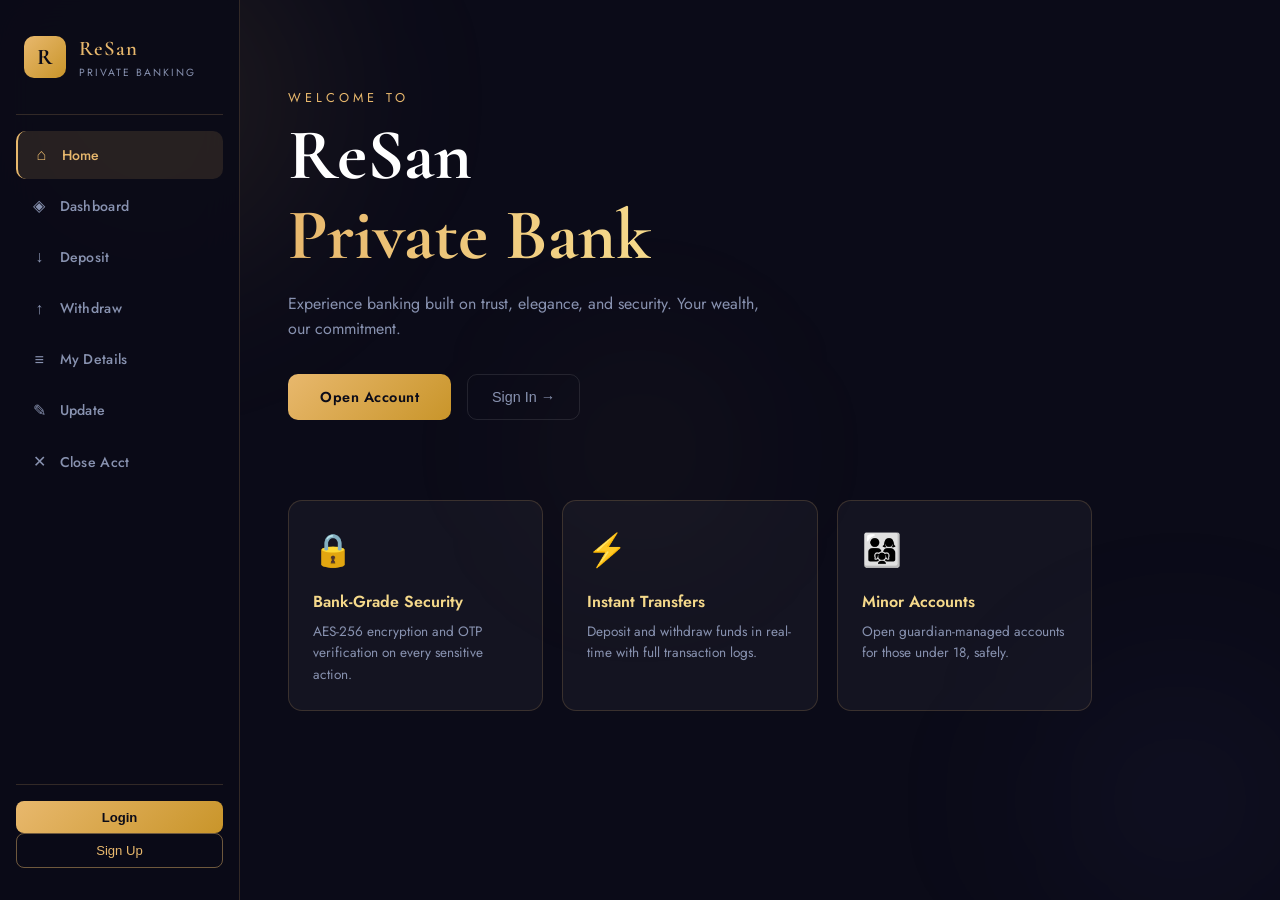
<file: pageoverview.html>
<!DOCTYPE html>
<!-- Root HTML document for ReSan Bank web application -->
<html lang="en">
<head>
  <!-- Character encoding for Unicode/emoji support -->
  <meta charset="UTF-8" />
  <!-- Makes the page responsive on mobile devices -->
  <meta name="viewport" content="width=device-width, initial-scale=1.0" />
  <!-- Tab title and browser tab icon text -->
  <title>ReSan Private Bank</title>
  <!-- Google Fonts: Cormorant Garamond for luxury headings, Jost for body text -->
  <link href="https://fonts.googleapis.com/css2?family=Cormorant+Garamond:wght@400;600;700&family=Jost:wght@300;400;500;600&display=swap" rel="stylesheet" />
  <!-- Link to external CSS stylesheet -->
  <link rel="stylesheet" href="style.css" />
</head>
<body>

  <!-- ═══════════════════════════════════════════════════════════
       BACKGROUND DECORATIVE ORBS (pure CSS animation, no JS)
  ═══════════════════════════════════════════════════════════ -->
  <div class="bg-orb orb1"></div> <!-- Top-left glowing orb -->
  <div class="bg-orb orb2"></div> <!-- Bottom-right glowing orb -->
  <div class="bg-orb orb3"></div> <!-- Center subtle orb -->

  <!-- ═══════════════════════════════════════════════════════════
       PAGE WRAPPER — contains everything visible on screen
  ═══════════════════════════════════════════════════════════ -->
  <div class="app-wrapper">

    <!-- ─── SIDEBAR NAVIGATION ─────────────────────────────── -->
    <aside class="sidebar" id="sidebar">

      <!-- Bank logo / brand area -->
      <div class="sidebar-brand">
        <div class="brand-icon">R</div> <!-- Circular logo with letter R -->
        <div>
          <div class="brand-name">ReSan</div>       <!-- Bank name -->
          <div class="brand-sub">Private Banking</div> <!-- Tagline -->
        </div>
      </div>

      <!-- Divider line below brand -->
      <div class="sidebar-divider"></div>

      <!-- Navigation menu items — each calls showPage() on click -->
      <nav class="sidebar-nav">
        <!-- data-page attribute tells JS which page to show -->
        <a class="nav-item active" data-page="home"        onclick="showPage('home')">        <span class="nav-icon">⌂</span> Home         </a>
        <a class="nav-item"        data-page="dashboard"   onclick="showPage('dashboard')">   <span class="nav-icon">◈</span> Dashboard    </a>
        <a class="nav-item"        data-page="deposit"     onclick="showPage('deposit')">     <span class="nav-icon">↓</span> Deposit      </a>
        <a class="nav-item"        data-page="withdraw"    onclick="showPage('withdraw')">    <span class="nav-icon">↑</span> Withdraw     </a>
        <a class="nav-item"        data-page="details"     onclick="showPage('details')">     <span class="nav-icon">≡</span> My Details   </a>
        <a class="nav-item"        data-page="update"      onclick="showPage('update')">      <span class="nav-icon">✎</span> Update       </a>
        <a class="nav-item"        data-page="close"       onclick="showPage('close')">       <span class="nav-icon">✕</span> Close Acct   </a>
      </nav>

      <!-- Bottom section: shows logged-in user info or login/signup buttons -->
      <div class="sidebar-footer">
        <!-- Shown when user is NOT logged in -->
        <div id="auth-buttons">
          <button class="btn-gold"    onclick="showModal('login')">Login</button>    <!-- Opens login modal -->
          <button class="btn-outline" onclick="showModal('signup')">Sign Up</button> <!-- Opens signup modal -->
        </div>
        <!-- Shown when user IS logged in (hidden by default) -->
        <div id="user-info" style="display:none;">
          <div class="user-avatar" id="user-avatar">?</div> <!-- First letter of user's name -->
          <div class="user-name"   id="user-name">Guest</div>   <!-- Full name display -->
          <button class="btn-outline" onclick="logout()">Logout</button> <!-- Logout button -->
        </div>
      </div>

    </aside>

    <!-- ─── MAIN CONTENT AREA ──────────────────────────────── -->
    <main class="main-content">

      <!-- Hamburger menu button (visible on mobile only) -->
      <button class="hamburger" onclick="toggleSidebar()">☰</button>

      <!-- ══════════════ PAGE: HOME ══════════════ -->
      <section class="page active" id="page-home">
        <!-- Animated welcome heading -->
        <div class="page-hero">
          <p class="hero-eyebrow">Welcome to</p>
          <h1 class="hero-title">ReSan<br><span>Private Bank</span></h1>
          <p class="hero-desc">Experience banking built on trust, elegance, and security. Your wealth, our commitment.</p>
          <!-- CTA buttons -->
          <div class="hero-actions">
            <button class="btn-gold-lg" onclick="showModal('signup')">Open Account</button>
            <button class="btn-ghost"   onclick="showModal('login')">Sign In →</button>
          </div>
        </div>

        <!-- Feature cards row -->
        <div class="feature-grid">
          <div class="feature-card">
            <div class="feature-icon">🔒</div>
            <h3>Bank-Grade Security</h3>
            <p>AES-256 encryption and OTP verification on every sensitive action.</p>
          </div>
          <div class="feature-card">
            <div class="feature-icon">⚡</div>
            <h3>Instant Transfers</h3>
            <p>Deposit and withdraw funds in real-time with full transaction logs.</p>
          </div>
          <div class="feature-card">
            <div class="feature-icon">👨‍👩‍👧</div>
            <h3>Minor Accounts</h3>
            <p>Open guardian-managed accounts for those under 18, safely.</p>
          </div>
        </div>
      </section>

      <!-- ══════════════ PAGE: DASHBOARD ══════════════ -->
      <section class="page" id="page-dashboard">
        <div class="page-header">
          <h2 class="page-title">Dashboard</h2>
          <p class="page-sub">Overview of your account</p>
        </div>

        <!-- Balance card — values filled by JS -->
        <div class="balance-hero">
          <div class="balance-label">Available Balance</div>
          <div class="balance-amount" id="dash-balance">₹0.00</div>
          <div class="account-chip"  id="dash-accno">—</div>
        </div>

        <!-- Stats row -->
        <div class="stats-row">
          <div class="stat-box"><div class="stat-val" id="dash-name">—</div><div class="stat-lbl">Account Holder</div></div>
          <div class="stat-box"><div class="stat-val" id="dash-age">—</div> <div class="stat-lbl">Age</div></div>
          <div class="stat-box"><div class="stat-val" id="dash-email">—</div><div class="stat-lbl">Email</div></div>
          <div class="stat-box"><div class="stat-val" id="dash-type">—</div> <div class="stat-lbl">Account Type</div></div>
        </div>

        <!-- Recent transactions list -->
        <div class="card mt">
          <h3 class="card-title">Recent Transactions</h3>
          <div id="txn-list"><p class="muted">No transactions yet.</p></div>
        </div>
      </section>

      <!-- ══════════════ PAGE: DEPOSIT ══════════════ -->
      <section class="page" id="page-deposit">
        <div class="page-header">
          <h2 class="page-title">Deposit Funds</h2>
          <p class="page-sub">Add money to your account</p>
        </div>
        <div class="card">
          <!-- Account number input -->
          <div class="field-group">
            <label>Account Number</label>
            <input type="text" id="dep-acc" placeholder="RS-XXXXXXX" oninput="formatAccNo(this)" />
            <span class="field-hint">Format: RS- followed by letters/numbers</span>
          </div>
          <!-- PIN input (masked) -->
          <div class="field-group">
            <label>4-Digit PIN</label>
            <input type="password" id="dep-pin" maxlength="4" placeholder="••••" oninput="validatePinInput(this)" />
          </div>
          <!-- Amount input — only positive integers allowed -->
          <div class="field-group">
            <label>Amount (₹)</label>
            <input type="number" id="dep-amount" placeholder="Enter amount" min="1" max="100000" step="1" oninput="validateAmount(this, 100000)" />
            <span class="field-hint">Minimum ₹1 · Maximum ₹1,00,000 per transaction</span>
          </div>
          <button class="btn-gold-lg full" onclick="handleDeposit()">Deposit Now</button>
        </div>
      </section>

      <!-- ══════════════ PAGE: WITHDRAW ══════════════ -->
      <section class="page" id="page-withdraw">
        <div class="page-header">
          <h2 class="page-title">Withdraw Funds</h2>
          <p class="page-sub">Transfer money out of your account</p>
        </div>
        <div class="card">
          <div class="field-group">
            <label>Account Number</label>
            <input type="text" id="with-acc" placeholder="RS-XXXXXXX" oninput="formatAccNo(this)" />
          </div>
          <div class="field-group">
            <label>4-Digit PIN</label>
            <input type="password" id="with-pin" maxlength="4" placeholder="••••" oninput="validatePinInput(this)" />
          </div>
          <div class="field-group">
            <label>Amount (₹)</label>
            <input type="number" id="with-amount" placeholder="Enter amount" min="1" step="1" oninput="validateAmount(this, Infinity)" />
            <span class="field-hint">Cannot exceed your current balance</span>
          </div>
          <button class="btn-gold-lg full" onclick="handleWithdraw()">Withdraw</button>
        </div>
      </section>

      <!-- ══════════════ PAGE: MY DETAILS ══════════════ -->
      <section class="page" id="page-details">
        <div class="page-header">
          <h2 class="page-title">My Details</h2>
          <p class="page-sub">View your account information</p>
        </div>
        <div class="card">
          <div class="field-group">
            <label>Account Number</label>
            <input type="text" id="det-acc" placeholder="RS-XXXXXXX" />
          </div>
          <div class="field-group">
            <label>4-Digit PIN</label>
            <input type="password" id="det-pin" maxlength="4" placeholder="••••" />
          </div>
          <button class="btn-gold-lg full" onclick="handleDetails()">View Details</button>
        </div>

        <!-- Details result card — hidden until data is fetched -->
        <div class="card mt" id="details-result" style="display:none;">
          <div class="balance-hero small">
            <div class="balance-label">Balance</div>
            <div class="balance-amount" id="det-balance">₹0</div>
            <div class="account-chip"   id="det-accno-chip">—</div>
          </div>
          <!-- Individual info rows filled by JS -->
          <div class="info-table" id="details-table"></div>
        </div>
      </section>

      <!-- ══════════════ PAGE: UPDATE ══════════════ -->
      <section class="page" id="page-update">
        <div class="page-header">
          <h2 class="page-title">Update Details</h2>
          <p class="page-sub">Leave blank to keep existing value</p>
        </div>
        <div class="card">
          <div class="field-group">
            <label>Account Number</label>
            <input type="text" id="upd-acc" placeholder="RS-XXXXXXX" />
          </div>
          <div class="field-group">
            <label>Current PIN</label>
            <input type="password" id="upd-pin" maxlength="4" placeholder="••••" />
          </div>
          <div class="field-divider">Fields to Update</div>
          <div class="field-group">
            <label>New Name (optional)</label>
            <input type="text" id="upd-name" placeholder="Leave blank to keep current" />
          </div>
          <div class="field-group">
            <label>New Email (optional)</label>
            <!-- Email format validated in JS -->
            <input type="email" id="upd-email" placeholder="Leave blank to keep current" oninput="validateEmailInput(this)" />
          </div>
          <div class="field-group">
            <label>New PIN (optional)</label>
            <input type="password" id="upd-newpin" maxlength="4" placeholder="Leave blank to keep current" oninput="validatePinInput(this)" />
          </div>
          <button class="btn-gold-lg full" onclick="handleUpdate()">Save Changes</button>
        </div>
      </section>

      <!-- ══════════════ PAGE: CLOSE ACCOUNT ══════════════ -->
      <section class="page" id="page-close">
        <div class="page-header">
          <h2 class="page-title">Close Account</h2>
          <p class="page-sub" style="color:#ff6b6b;">⚠ This action is permanent and cannot be undone</p>
        </div>
        <div class="card danger-card">
          <div class="field-group">
            <label>Account Number</label>
            <input type="text" id="cls-acc" placeholder="RS-XXXXXXX" />
          </div>
          <div class="field-group">
            <label>4-Digit PIN</label>
            <input type="password" id="cls-pin" maxlength="4" placeholder="••••" />
          </div>
          <!-- Confirmation checkbox — must be ticked before deletion -->
          <label class="checkbox-label">
            <input type="checkbox" id="cls-confirm" />
            I understand this will permanently delete my account and all data
          </label>
          <button class="btn-danger full" onclick="handleClose()">Close My Account</button>
        </div>
      </section>

    </main>
  </div>

  <!-- ═══════════════════════════════════════════════════════════
       MODAL OVERLAY — darkens background when a modal is open
  ═══════════════════════════════════════════════════════════ -->
  <div class="modal-overlay" id="modal-overlay" onclick="closeModal()"></div>

  <!-- ─── MODAL: LOGIN ──────────────────────────────────────── -->
  <div class="modal" id="modal-login">
    <div class="modal-header">
      <h2>Welcome Back</h2>
      <button class="modal-close" onclick="closeModal()">✕</button>
    </div>
    <div class="field-group">
      <label>Account Number</label>
      <input type="text" id="login-acc" placeholder="RS-XXXXXXX" />
    </div>
    <div class="field-group">
      <label>4-Digit PIN</label>
      <input type="password" id="login-pin" maxlength="4" placeholder="••••" oninput="validatePinInput(this)" />
    </div>
    <!-- Login triggers OTP send before actual login -->
    <button class="btn-gold-lg full" onclick="initiateLogin()">Send OTP & Login</button>
    <p class="modal-switch">Don't have an account? <a onclick="showModal('signup')">Sign Up</a></p>
  </div>

  <!-- ─── MODAL: SIGNUP ─────────────────────────────────────── -->
  <div class="modal" id="modal-signup">
    <div class="modal-header">
      <h2>Open Account</h2>
      <button class="modal-close" onclick="closeModal()">✕</button>
    </div>

    <!-- Step indicator: Step 1 of 3, Step 2, Step 3 -->
    <div class="steps-bar">
      <div class="step active" id="step1-dot">1</div>
      <div class="step-line"></div>
      <div class="step" id="step2-dot">2</div>
      <div class="step-line"></div>
      <div class="step" id="step3-dot">3</div>
    </div>

    <!-- ── STEP 1: Personal Information ── -->
    <div id="signup-step1">
      <p class="step-label">Step 1 · Personal Information</p>

      <div class="field-group">
        <label>Full Name *</label>
        <!-- Only letters and spaces allowed — validated in JS -->
        <input type="text" id="su-name" placeholder="Your legal full name" oninput="validateNameInput(this)" />
        <span class="field-hint">Letters only, no numbers or symbols</span>
      </div>

      <div class="field-group">
        <label>Age *</label>
        <!-- Integer only; triggers minor flow if < 18 -->
        <input type="number" id="su-age" placeholder="Your age" min="1" max="120" step="1" oninput="validateAgeInput(this)" />
        <span class="field-hint">Must be a whole number between 1–120</span>
      </div>

      <!-- Minor guardian section — shown only when age < 18 -->
      <div id="minor-section" style="display:none;">
        <div class="minor-banner">
          👨‍👩‍👧 Minor Account — Guardian Details Required
        </div>
        <div class="field-group">
          <label>Guardian Full Name *</label>
          <input type="text" id="su-gname" placeholder="Guardian's legal name" oninput="validateNameInput(this)" />
        </div>
        <div class="field-group">
          <label>Guardian Age *</label>
          <input type="number" id="su-gage" placeholder="Guardian's age" min="18" max="120" step="1" />
          <span class="field-hint">Guardian must be 18 or above</span>
        </div>
        <div class="field-group">
          <label>Relationship to Minor *</label>
          <!-- Dropdown for relationship type -->
          <select id="su-relation">
            <option value="">Select relationship</option>
            <option value="Father">Father</option>
            <option value="Mother">Mother</option>
            <option value="Legal Guardian">Legal Guardian</option>
            <option value="Grandparent">Grandparent</option>
            <option value="Sibling (18+)">Sibling (18+)</option>
          </select>
        </div>
        <div class="field-group">
          <label>Guardian Phone *</label>
          <!-- 10-digit Indian phone number -->
          <input type="tel" id="su-gphone" placeholder="10-digit mobile number" maxlength="10" oninput="validatePhoneInput(this)" />
        </div>
        <div class="field-group">
          <label>Guardian Email *</label>
          <input type="email" id="su-gemail" placeholder="guardian@email.com" oninput="validateEmailInput(this)" />
        </div>
        <div class="field-group">
          <label>Guardian ID Proof (PDF, max 2MB) *</label>
          <!-- Accepts only PDF files; size validated in JS -->
          <div class="file-upload-box" onclick="triggerFile('guardian-doc')">
            <div class="file-icon">📄</div>
            <div id="guardian-doc-label">Click to upload Guardian ID PDF</div>
            <input type="file" id="guardian-doc" accept=".pdf" style="display:none;" onchange="handleFile(this,'guardian-doc-label')" />
          </div>
        </div>
      </div>

      <div class="field-group">
        <label>Email Address *</label>
        <!-- Validates email format with regex in JS -->
        <input type="email" id="su-email" placeholder="you@example.com" oninput="validateEmailInput(this)" />
        <span class="field-hint">Must be a valid email (e.g. name@domain.com)</span>
      </div>

      <div class="field-group">
        <label>Phone Number *</label>
        <!-- Must be 10 digits, Indian format -->
        <input type="tel" id="su-phone" placeholder="10-digit mobile number" maxlength="10" oninput="validatePhoneInput(this)" />
        <span class="field-hint">OTP will be sent to this number</span>
      </div>

      <div class="field-group">
        <label>4-Digit PIN *</label>
        <input type="password" id="su-pin" maxlength="4" placeholder="Choose a 4-digit PIN" oninput="validatePinInput(this)" />
        <span class="field-hint">Exactly 4 digits (e.g. 4821)</span>
      </div>

      <button class="btn-gold-lg full" onclick="goStep2()">Continue →</button>
    </div>

    <!-- ── STEP 2: Documents ── -->
    <div id="signup-step2" style="display:none;">
      <p class="step-label">Step 2 · Upload Documents</p>

      <!-- Aadhaar Card PDF upload -->
      <div class="field-group">
        <label>Aadhaar Card (PDF, max 2MB) *</label>
        <div class="file-upload-box" onclick="triggerFile('aadhaar-doc')">
          <div class="file-icon">🪪</div>
          <div id="aadhaar-doc-label">Click to upload Aadhaar PDF</div>
          <input type="file" id="aadhaar-doc" accept=".pdf" style="display:none;" onchange="handleFile(this,'aadhaar-doc-label')" />
        </div>
      </div>

      <!-- PAN Card PDF upload -->
      <div class="field-group">
        <label>PAN Card (PDF, max 2MB) *</label>
        <div class="file-upload-box" onclick="triggerFile('pan-doc')">
          <div class="file-icon">🗂</div>
          <div id="pan-doc-label">Click to upload PAN Card PDF</div>
          <input type="file" id="pan-doc" accept=".pdf" style="display:none;" onchange="handleFile(this,'pan-doc-label')" />
        </div>
      </div>

      <!-- Address Proof PDF upload -->
      <div class="field-group">
        <label>Address Proof (PDF, max 2MB) *</label>
        <div class="file-upload-box" onclick="triggerFile('address-doc')">
          <div class="file-icon">🏠</div>
          <div id="address-doc-label">Click to upload Address Proof PDF</div>
          <input type="file" id="address-doc" accept=".pdf" style="display:none;" onchange="handleFile(this,'address-doc-label')" />
        </div>
      </div>

      <div class="btn-row">
        <button class="btn-outline" onclick="goStep1()">← Back</button>
        <button class="btn-gold-lg" onclick="goStep3()">Continue →</button>
      </div>
    </div>

    <!-- ── STEP 3: OTP Verification ── -->
    <div id="signup-step3" style="display:none;">
      <p class="step-label">Step 3 · OTP Verification</p>

      <!-- Displays phone number OTP was sent to -->
      <div class="otp-info">
        OTP sent to <strong id="otp-phone-display"></strong>
        <br><small>Check your messages (demo OTP shown in console)</small>
      </div>

      <!-- 6-digit OTP input boxes — one digit per box -->
      <div class="otp-boxes">
        <!-- Each box: maxlength=1, auto-advances to next on input -->
        <input class="otp-box" type="text" maxlength="1" oninput="otpAdvance(this,0)" id="otp0" />
        <input class="otp-box" type="text" maxlength="1" oninput="otpAdvance(this,1)" id="otp1" />
        <input class="otp-box" type="text" maxlength="1" oninput="otpAdvance(this,2)" id="otp2" />
        <input class="otp-box" type="text" maxlength="1" oninput="otpAdvance(this,3)" id="otp3" />
        <input class="otp-box" type="text" maxlength="1" oninput="otpAdvance(this,4)" id="otp4" />
        <input class="otp-box" type="text" maxlength="1" oninput="otpAdvance(this,5)" id="otp5" />
      </div>

      <!-- Countdown timer and resend button -->
      <div class="otp-timer">
        Resend OTP in <span id="otp-countdown">30</span>s
        <button class="btn-text" id="resend-btn" style="display:none;" onclick="resendOTP()">Resend</button>
      </div>

      <div class="btn-row">
        <button class="btn-outline" onclick="goStep2()">← Back</button>
        <button class="btn-gold-lg" onclick="verifyAndCreate()">Verify & Create Account</button>
      </div>
    </div>
  </div>

  <!-- ─── MODAL: OTP FOR LOGIN ──────────────────────────────── -->
  <div class="modal" id="modal-otp-login">
    <div class="modal-header">
      <h2>Verify Identity</h2>
      <button class="modal-close" onclick="closeModal()">✕</button>
    </div>
    <div class="otp-info">
      OTP sent to your registered number
      <br><small>Demo OTP shown in browser console (F12)</small>
    </div>
    <div class="otp-boxes">
      <input class="otp-box" type="text" maxlength="1" oninput="otpAdvance(this,0,'login')" id="lotp0" />
      <input class="otp-box" type="text" maxlength="1" oninput="otpAdvance(this,1,'login')" id="lotp1" />
      <input class="otp-box" type="text" maxlength="1" oninput="otpAdvance(this,2,'login')" id="lotp2" />
      <input class="otp-box" type="text" maxlength="1" oninput="otpAdvance(this,3,'login')" id="lotp3" />
      <input class="otp-box" type="text" maxlength="1" oninput="otpAdvance(this,4,'login')" id="lotp4" />
      <input class="otp-box" type="text" maxlength="1" oninput="otpAdvance(this,5,'login')" id="lotp5" />
    </div>
    <button class="btn-gold-lg full" onclick="verifyLoginOTP()">Verify & Login</button>
  </div>

  <!-- ─── TOAST NOTIFICATION ────────────────────────────────── -->
  <!-- Small popup at bottom-right for success/error messages -->
  <div class="toast" id="toast">
    <span id="toast-msg"></span>
  </div>

  <!-- Link to external JS file — loaded last so DOM is ready -->
  <script src="app.js"></script>
</body>
</html>
</file>
<file: style.css>
/* ═══════════════════════════════════════════════════════════════
   style.css — ReSan Private Bank
   Luxury dark-gold aesthetic with glassmorphism cards
═══════════════════════════════════════════════════════════════ */

/* ─── CSS CUSTOM PROPERTIES (Design Tokens) ─────────────────── */
:root {
  --gold:        #e8b86d;   /* Primary gold accent */
  --gold-deep:   #c9952a;   /* Darker gold for gradients */
  --gold-light:  #f5d98b;   /* Lighter gold for highlights */
  --bg:          #0b0b18;   /* Page background — deep navy-black */
  --bg2:         #111127;   /* Slightly lighter bg for cards */
  --surface:     rgba(255,255,255,0.04); /* Glassmorphism card surface */
  --border:      rgba(232,184,109,0.18); /* Gold-tinted border */
  --border-hover:rgba(232,184,109,0.45); /* Border on hover */
  --text:        #ccd6f6;   /* Primary text — soft blue-white */
  --muted:       #8892b0;   /* Secondary/muted text */
  --danger:      #ff6b6b;   /* Red for errors and danger actions */
  --success:     #64ddaa;   /* Green for success states */
  --radius:      14px;      /* Standard border radius */
  --shadow:      0 8px 40px rgba(0,0,0,0.5); /* Card shadow */
  --font-display:'Cormorant Garamond', serif; /* Heading font */
  --font-body:   'Jost', sans-serif;          /* Body font */
  --sidebar-w:   240px;     /* Sidebar fixed width */
  --transition:  0.25s ease; /* Default animation duration */
}

/* ─── RESET & BASE ───────────────────────────────────────────── */
*, *::before, *::after {
  box-sizing: border-box; /* Include padding/border in width calculations */
  margin: 0;              /* Remove default margins */
  padding: 0;             /* Remove default padding */
}

html {
  scroll-behavior: smooth; /* Smooth scrolling for anchor links */
}

body {
  background: var(--bg);        /* Dark background */
  color: var(--text);           /* Default text color */
  font-family: var(--font-body);/* Body font */
  font-size: 15px;              /* Base font size */
  line-height: 1.6;             /* Comfortable line height */
  overflow-x: hidden;           /* Prevent horizontal scroll */
  min-height: 100vh;            /* Full viewport height */
}

/* ─── BACKGROUND DECORATIVE ORBS ─────────────────────────────── */
/* Soft glowing blobs behind content for depth */
.bg-orb {
  position: fixed;      /* Stay fixed regardless of scroll */
  border-radius: 50%;   /* Perfect circles */
  filter: blur(80px);   /* Heavy blur for soft glow */
  pointer-events: none; /* Don't block clicks */
  z-index: 0;           /* Behind everything */
  animation: orb-float 8s ease-in-out infinite; /* Gentle float animation */
}
.orb1 {
  width: 500px; height: 500px;                   /* Large orb */
  background: radial-gradient(circle, rgba(232,184,109,0.12), transparent 70%); /* Gold glow */
  top: -150px; left: -100px;                     /* Top-left position */
}
.orb2 {
  width: 400px; height: 400px;
  background: radial-gradient(circle, rgba(100,100,200,0.08), transparent 70%); /* Blue-ish glow */
  bottom: -100px; right: -100px;
}
.orb3 {
  width: 300px; height: 300px;
  background: radial-gradient(circle, rgba(232,184,109,0.06), transparent 70%);
  top: 50%; left: 50%; transform: translate(-50%,-50%); /* Centered */
}

/* Float animation keyframes — moves orb up and down slightly */
@keyframes orb-float {
  0%,100% { transform: translateY(0); }
  50%      { transform: translateY(-20px); }
}

/* ─── LAYOUT: APP WRAPPER ────────────────────────────────────── */
/* Two-column layout: sidebar + main content */
.app-wrapper {
  display: flex;       /* Flexbox side-by-side layout */
  min-height: 100vh;   /* Full viewport height */
  position: relative;  /* Stacking context */
  z-index: 1;          /* Above background orbs */
}

/* ─── SIDEBAR ─────────────────────────────────────────────────── */
.sidebar {
  width: var(--sidebar-w);             /* Fixed width */
  background: rgba(11,11,24,0.95);     /* Semi-transparent dark bg */
  border-right: 1px solid var(--border); /* Gold right border */
  display: flex;
  flex-direction: column;              /* Stack items vertically */
  padding: 2rem 1rem;                  /* Internal spacing */
  position: fixed;                     /* Stays fixed on scroll */
  top: 0; left: 0; bottom: 0;         /* Full height */
  z-index: 100;                        /* Above main content */
  backdrop-filter: blur(20px);         /* Frosted glass effect */
  transition: transform var(--transition); /* Slide animation for mobile */
}

/* Brand/Logo area at top of sidebar */
.sidebar-brand {
  display: flex;
  align-items: center;
  gap: 0.8rem;
  margin-bottom: 1.5rem;
  padding: 0 0.5rem;
}

/* Circular gold icon with letter R */
.brand-icon {
  width: 42px; height: 42px;
  background: linear-gradient(135deg, var(--gold), var(--gold-deep)); /* Gold gradient */
  border-radius: 10px;   /* Slightly rounded square */
  display: flex; align-items: center; justify-content: center;
  font-family: var(--font-display); /* Serif font for R */
  font-size: 1.4rem;
  color: #0b0b18;        /* Dark text on gold */
  font-weight: 700;
  flex-shrink: 0;        /* Don't shrink when sidebar is narrow */
}
.brand-name {
  font-family: var(--font-display);
  font-size: 1.3rem;
  color: var(--gold);
  font-weight: 600;
  letter-spacing: 1px;
}
.brand-sub {
  font-size: 0.65rem;
  color: var(--muted);
  letter-spacing: 2px;
  text-transform: uppercase;
}

/* Horizontal divider line */
.sidebar-divider {
  height: 1px;
  background: var(--border);
  margin: 0.5rem 0 1rem 0;
}

/* Navigation link container */
.sidebar-nav {
  flex: 1;             /* Take remaining vertical space */
  display: flex;
  flex-direction: column;
  gap: 0.2rem;         /* Small gap between nav items */
}

/* Individual navigation link */
.nav-item {
  display: flex;
  align-items: center;
  gap: 0.7rem;
  padding: 0.7rem 0.9rem;
  border-radius: 10px;
  color: var(--muted);          /* Inactive: muted color */
  font-size: 0.88rem;
  font-weight: 500;
  letter-spacing: 0.3px;
  cursor: pointer;
  transition: all var(--transition);
  text-decoration: none;        /* Remove underline */
  user-select: none;            /* Prevent text selection on click */
}
.nav-item:hover {
  background: rgba(232,184,109,0.07); /* Subtle gold highlight */
  color: var(--gold-light);           /* Gold text on hover */
}
.nav-item.active {
  background: rgba(232,184,109,0.12); /* Stronger highlight for active */
  color: var(--gold);                 /* Gold text for active */
  border-left: 2px solid var(--gold); /* Gold left border indicator */
}
.nav-icon {
  font-size: 1rem;
  width: 18px;
  text-align: center;
}

/* Bottom of sidebar: auth buttons or user info */
.sidebar-footer {
  border-top: 1px solid var(--border);
  padding-top: 1rem;
  display: flex;
  flex-direction: column;
  gap: 0.5rem;
}

/* User avatar circle */
.user-avatar {
  width: 38px; height: 38px;
  background: linear-gradient(135deg, var(--gold), var(--gold-deep));
  border-radius: 50%;
  display: flex; align-items: center; justify-content: center;
  font-weight: 700;
  color: #0b0b18;
  font-size: 1rem;
  margin: 0 auto 0.3rem auto;
}
.user-name {
  text-align: center;
  font-size: 0.85rem;
  color: var(--text);
  margin-bottom: 0.3rem;
  font-weight: 500;
}

/* ─── MAIN CONTENT ───────────────────────────────────────────── */
.main-content {
  margin-left: var(--sidebar-w); /* Push right by sidebar width */
  flex: 1;                       /* Fill remaining width */
  padding: 2.5rem 3rem;          /* Inner spacing */
  max-width: 900px;              /* Cap content width */
  min-height: 100vh;
}

/* ─── PAGE SECTIONS ──────────────────────────────────────────── */
/* All pages hidden by default; only .active is visible */
.page {
  display: none;
  animation: fadeIn 0.35s ease; /* Fade in when activated */
}
.page.active {
  display: block; /* Show active page */
}

/* Fade-in animation for page transitions */
@keyframes fadeIn {
  from { opacity: 0; transform: translateY(10px); }
  to   { opacity: 1; transform: translateY(0); }
}

/* ─── HERO SECTION (Home Page) ────────────────────────────────── */
.page-hero {
  padding: 3rem 0 2rem 0;
  max-width: 600px;
}
.hero-eyebrow {
  font-size: 0.8rem;
  letter-spacing: 4px;
  text-transform: uppercase;
  color: var(--gold);
  margin-bottom: 0.5rem;
}
.hero-title {
  font-family: var(--font-display);
  font-size: clamp(2.8rem, 6vw, 4.5rem); /* Fluid type scale */
  line-height: 1.1;
  color: #fff;
  margin-bottom: 1rem;
}
.hero-title span {
  /* Gold gradient on second line of heading */
  background: linear-gradient(90deg, var(--gold), var(--gold-light));
  -webkit-background-clip: text;
  -webkit-text-fill-color: transparent;
  background-clip: text;
}
.hero-desc {
  color: var(--muted);
  font-size: 1rem;
  max-width: 480px;
  margin-bottom: 2rem;
}
.hero-actions {
  display: flex;
  gap: 1rem;
  flex-wrap: wrap;
}

/* Feature cards grid below hero */
.feature-grid {
  display: grid;
  grid-template-columns: repeat(auto-fit, minmax(200px, 1fr)); /* Responsive columns */
  gap: 1.2rem;
  margin-top: 3rem;
}
.feature-card {
  background: var(--surface);
  border: 1px solid var(--border);
  border-radius: var(--radius);
  padding: 1.5rem;
  transition: border-color var(--transition), transform var(--transition);
}
.feature-card:hover {
  border-color: var(--border-hover);
  transform: translateY(-3px); /* Lift effect on hover */
}
.feature-icon {
  font-size: 2rem;
  margin-bottom: 0.8rem;
}
.feature-card h3 {
  font-size: 1rem;
  font-weight: 600;
  color: var(--gold-light);
  margin-bottom: 0.4rem;
}
.feature-card p {
  color: var(--muted);
  font-size: 0.85rem;
}

/* ─── PAGE HEADER ─────────────────────────────────────────────── */
.page-header {
  margin-bottom: 1.8rem;
  padding-bottom: 1rem;
  border-bottom: 1px solid var(--border);
}
.page-title {
  font-family: var(--font-display);
  font-size: 2.2rem;
  color: var(--gold);
  font-weight: 600;
}
.page-sub {
  color: var(--muted);
  font-size: 0.88rem;
  margin-top: 0.2rem;
}

/* ─── CARDS ──────────────────────────────────────────────────── */
.card {
  background: var(--surface);
  border: 1px solid var(--border);
  border-radius: var(--radius);
  padding: 2rem;
  backdrop-filter: blur(10px);
}
.card.mt { margin-top: 1.5rem; }  /* Card with top margin utility */

/* Red-tinted card for danger actions */
.danger-card {
  border-color: rgba(255,107,107,0.25);
  background: rgba(255,107,107,0.04);
}

.card-title {
  font-size: 1rem;
  font-weight: 600;
  color: var(--gold-light);
  margin-bottom: 1rem;
}

/* ─── BALANCE DISPLAY ─────────────────────────────────────────── */
.balance-hero {
  background: linear-gradient(135deg, rgba(232,184,109,0.12), rgba(201,149,42,0.06));
  border: 1px solid rgba(232,184,109,0.3);
  border-radius: var(--radius);
  padding: 2.5rem;
  text-align: center;
  margin-bottom: 1.5rem;
}
.balance-hero.small { padding: 1.5rem; }

.balance-label {
  font-size: 0.72rem;
  letter-spacing: 3px;
  text-transform: uppercase;
  color: var(--muted);
  margin-bottom: 0.5rem;
}
.balance-amount {
  font-family: var(--font-display);
  font-size: 3rem;
  color: var(--gold);
  font-weight: 700;
  letter-spacing: 1px;
}
/* Pill chip showing account number */
.account-chip {
  display: inline-block;
  background: rgba(232,184,109,0.1);
  border: 1px solid rgba(232,184,109,0.25);
  color: var(--gold);
  padding: 0.3rem 1.2rem;
  border-radius: 50px;
  font-size: 0.78rem;
  font-family: 'Courier New', monospace; /* Monospace for account numbers */
  margin-top: 0.8rem;
  letter-spacing: 1px;
}

/* Stats row with 4 boxes */
.stats-row {
  display: grid;
  grid-template-columns: repeat(auto-fit, minmax(150px, 1fr));
  gap: 1rem;
  margin-bottom: 1.5rem;
}
.stat-box {
  background: var(--surface);
  border: 1px solid var(--border);
  border-radius: var(--radius);
  padding: 1.2rem;
  text-align: center;
}
.stat-val {
  font-weight: 600;
  color: var(--text);
  font-size: 0.95rem;
  word-break: break-all; /* Break long email addresses */
}
.stat-lbl {
  font-size: 0.7rem;
  color: var(--muted);
  text-transform: uppercase;
  letter-spacing: 1px;
  margin-top: 0.3rem;
}

/* ─── FORM FIELDS ─────────────────────────────────────────────── */
.field-group {
  margin-bottom: 1.2rem;
}
.field-group label {
  display: block;
  font-size: 0.75rem;
  letter-spacing: 1px;
  text-transform: uppercase;
  color: var(--muted);
  margin-bottom: 0.5rem;
  font-weight: 500;
}

/* Base input styling */
.field-group input[type="text"],
.field-group input[type="email"],
.field-group input[type="password"],
.field-group input[type="number"],
.field-group input[type="tel"],
.field-group select {
  width: 100%;
  background: rgba(255,255,255,0.04);  /* Very subtle white surface */
  border: 1px solid var(--border);
  border-radius: 10px;
  padding: 0.75rem 1rem;
  color: var(--text);
  font-family: var(--font-body);
  font-size: 0.93rem;
  outline: none;
  transition: border-color var(--transition), box-shadow var(--transition);
  appearance: none;  /* Remove browser default styling (especially for select) */
}

/* Input focus state — gold glow */
.field-group input:focus,
.field-group select:focus {
  border-color: rgba(232,184,109,0.55);
  box-shadow: 0 0 0 3px rgba(232,184,109,0.08);
}

/* Input error state — red glow */
.field-group input.error {
  border-color: rgba(255,107,107,0.5);
  box-shadow: 0 0 0 3px rgba(255,107,107,0.07);
}

/* Input success state — green glow */
.field-group input.valid {
  border-color: rgba(100,221,170,0.4);
}

/* Hint text below inputs */
.field-hint {
  display: block;
  font-size: 0.72rem;
  color: var(--muted);
  margin-top: 0.35rem;
}

/* Section divider label inside a form */
.field-divider {
  font-size: 0.72rem;
  letter-spacing: 2px;
  text-transform: uppercase;
  color: var(--gold);
  margin: 1.5rem 0 1rem 0;
  padding-bottom: 0.4rem;
  border-bottom: 1px solid var(--border);
}

/* Select arrow replacement */
.field-group select {
  background-image: url("data:image/svg+xml,%3Csvg xmlns='http://www.w3.org/2000/svg' width='12' height='12' viewBox='0 0 12 12'%3E%3Cpath fill='%238892b0' d='M6 8L1 3h10z'/%3E%3C/svg%3E");
  background-repeat: no-repeat;
  background-position: right 1rem center;
  padding-right: 2.5rem;
  cursor: pointer;
}

/* ─── FILE UPLOAD BOX ─────────────────────────────────────────── */
.file-upload-box {
  border: 2px dashed var(--border);
  border-radius: var(--radius);
  padding: 1.5rem;
  text-align: center;
  cursor: pointer;
  transition: border-color var(--transition), background var(--transition);
  color: var(--muted);
  font-size: 0.85rem;
}
.file-upload-box:hover {
  border-color: var(--border-hover);
  background: rgba(232,184,109,0.04);
  color: var(--gold);
}
.file-icon { font-size: 2rem; margin-bottom: 0.5rem; }

/* When file is successfully chosen */
.file-upload-box.uploaded {
  border-color: rgba(100,221,170,0.4);
  background: rgba(100,221,170,0.04);
  color: var(--success);
}

/* ─── CHECKBOX ───────────────────────────────────────────────── */
.checkbox-label {
  display: flex;
  align-items: flex-start;
  gap: 0.7rem;
  color: var(--muted);
  font-size: 0.85rem;
  cursor: pointer;
  margin-bottom: 1.5rem;
  line-height: 1.4;
}
.checkbox-label input[type="checkbox"] {
  width: 16px; height: 16px;
  flex-shrink: 0;
  margin-top: 2px;
  accent-color: var(--gold); /* Gold checkbox color */
  cursor: pointer;
}

/* ─── BUTTONS ─────────────────────────────────────────────────── */

/* Primary gold button */
.btn-gold-lg {
  background: linear-gradient(135deg, var(--gold), var(--gold-deep));
  color: #0b0b18;          /* Dark text on gold */
  border: none;
  border-radius: 10px;
  padding: 0.8rem 2rem;
  font-family: var(--font-body);
  font-size: 0.9rem;
  font-weight: 600;
  letter-spacing: 0.5px;
  cursor: pointer;
  transition: opacity var(--transition), transform var(--transition);
}
.btn-gold-lg:hover {
  opacity: 0.88;
  transform: translateY(-1px); /* Slight lift */
}
.btn-gold-lg.full { width: 100%; } /* Full-width variant */

/* Small sidebar gold button */
.btn-gold {
  background: linear-gradient(135deg, var(--gold), var(--gold-deep));
  color: #0b0b18;
  border: none;
  border-radius: 8px;
  padding: 0.55rem 1rem;
  font-size: 0.82rem;
  font-weight: 600;
  cursor: pointer;
  width: 100%;
  transition: opacity var(--transition);
}
.btn-gold:hover { opacity: 0.85; }

/* Outlined/ghost button */
.btn-outline {
  background: transparent;
  color: var(--gold);
  border: 1px solid var(--border-hover);
  border-radius: 8px;
  padding: 0.55rem 1rem;
  font-size: 0.82rem;
  font-weight: 500;
  cursor: pointer;
  width: 100%;
  transition: background var(--transition), color var(--transition);
}
.btn-outline:hover {
  background: rgba(232,184,109,0.08);
  color: var(--gold-light);
}

/* Ghost/transparent button (hero) */
.btn-ghost {
  background: transparent;
  color: var(--muted);
  border: 1px solid rgba(255,255,255,0.1);
  border-radius: 10px;
  padding: 0.8rem 1.5rem;
  font-size: 0.9rem;
  cursor: pointer;
  transition: color var(--transition), border-color var(--transition);
}
.btn-ghost:hover { color: var(--text); border-color: rgba(255,255,255,0.25); }

/* Danger/red button */
.btn-danger {
  background: linear-gradient(135deg, #ff6b6b, #c0392b);
  color: #fff;
  border: none;
  border-radius: 10px;
  padding: 0.8rem 2rem;
  font-size: 0.9rem;
  font-weight: 600;
  cursor: pointer;
  transition: opacity var(--transition);
}
.btn-danger.full { width: 100%; }
.btn-danger:hover { opacity: 0.85; }

/* Invisible text button (for resend OTP link) */
.btn-text {
  background: none;
  border: none;
  color: var(--gold);
  cursor: pointer;
  font-size: 0.85rem;
  text-decoration: underline;
  padding: 0;
}

/* Row of two buttons side by side */
.btn-row {
  display: flex;
  gap: 0.8rem;
  margin-top: 1rem;
}
.btn-row .btn-outline { flex: 1; }
.btn-row .btn-gold-lg { flex: 2; }

/* ─── STEPS BAR (Signup progress indicator) ───────────────────── */
.steps-bar {
  display: flex;
  align-items: center;
  justify-content: center;
  gap: 0;
  margin: 1rem 0 1.5rem 0;
}

/* Numbered circle for each step */
.step {
  width: 30px; height: 30px;
  border-radius: 50%;
  border: 2px solid var(--border);
  display: flex; align-items: center; justify-content: center;
  font-size: 0.78rem;
  font-weight: 600;
  color: var(--muted);
  background: transparent;
  transition: all var(--transition);
  flex-shrink: 0;
}
/* Active step: filled gold */
.step.active {
  background: var(--gold);
  border-color: var(--gold);
  color: #0b0b18;
}
/* Completed step: gold border */
.step.done {
  border-color: var(--gold);
  color: var(--gold);
}

/* Connecting line between step circles */
.step-line {
  flex: 1;
  height: 2px;
  background: var(--border);
  max-width: 60px;
}

.step-label {
  font-size: 0.75rem;
  letter-spacing: 2px;
  text-transform: uppercase;
  color: var(--gold);
  margin-bottom: 1.2rem;
}

/* ─── MINOR BANNER ────────────────────────────────────────────── */
/* Yellow info banner shown for underage applicants */
.minor-banner {
  background: rgba(232,184,109,0.1);
  border: 1px solid rgba(232,184,109,0.3);
  border-radius: 10px;
  padding: 0.8rem 1rem;
  font-size: 0.85rem;
  color: var(--gold-light);
  margin-bottom: 1rem;
}

/* ─── OTP BOXES ──────────────────────────────────────────────── */
.otp-boxes {
  display: flex;
  gap: 0.6rem;
  justify-content: center;
  margin: 1.5rem 0;
}

/* Individual OTP digit box */
.otp-box {
  width: 46px; height: 54px;
  text-align: center;
  font-size: 1.4rem;
  font-weight: 600;
  background: rgba(255,255,255,0.05);
  border: 1px solid var(--border);
  border-radius: 10px;
  color: var(--gold);
  outline: none;
  transition: border-color var(--transition), box-shadow var(--transition);
  caret-color: var(--gold); /* Gold cursor inside OTP box */
}
.otp-box:focus {
  border-color: var(--gold);
  box-shadow: 0 0 0 3px rgba(232,184,109,0.12);
}

.otp-info {
  text-align: center;
  color: var(--muted);
  font-size: 0.85rem;
  margin-bottom: 0.5rem;
}
.otp-info strong { color: var(--text); }

.otp-timer {
  text-align: center;
  font-size: 0.8rem;
  color: var(--muted);
  margin-bottom: 1rem;
}

/* ─── INFO TABLE (account details rows) ──────────────────────── */
.info-table { margin-top: 1rem; }

/* Single info row: label on left, value on right */
.info-row {
  display: flex;
  justify-content: space-between;
  align-items: center;
  padding: 0.75rem 0;
  border-bottom: 1px solid rgba(255,255,255,0.04);
  font-size: 0.88rem;
}
.info-row:last-child { border-bottom: none; }
.info-key  { color: var(--muted); text-transform: uppercase; letter-spacing: 1px; font-size: 0.72rem; }
.info-val  { color: var(--text); font-weight: 500; }

/* ─── TRANSACTION LIST ───────────────────────────────────────── */
.txn-item {
  display: flex;
  justify-content: space-between;
  align-items: center;
  padding: 0.7rem 0;
  border-bottom: 1px solid rgba(255,255,255,0.04);
  font-size: 0.85rem;
}
.txn-item:last-child { border-bottom: none; }
.txn-type  { color: var(--text); }
.txn-date  { color: var(--muted); font-size: 0.75rem; }
.txn-amt.credit { color: var(--success); } /* Green for deposits */
.txn-amt.debit  { color: var(--danger);  } /* Red for withdrawals */

/* ─── MODALS ──────────────────────────────────────────────────── */

/* Dark overlay behind modal */
.modal-overlay {
  position: fixed;
  inset: 0;           /* Covers full viewport */
  background: rgba(0,0,0,0.7);
  z-index: 200;
  display: none;      /* Hidden by default */
  backdrop-filter: blur(4px);
}
.modal-overlay.active { display: block; } /* Shown when modal opens */

/* Modal panel (white card) */
.modal {
  position: fixed;
  top: 50%; left: 50%;
  transform: translate(-50%, -50%) scale(0.95); /* Start slightly scaled down */
  width: min(500px, 94vw);    /* Responsive width */
  max-height: 90vh;           /* Prevent overflow on short screens */
  overflow-y: auto;           /* Scroll if content is tall */
  background: #12122a;        /* Dark modal background */
  border: 1px solid var(--border);
  border-radius: 18px;
  padding: 2rem;
  z-index: 300;
  display: none;              /* Hidden by default */
  opacity: 0;
  transition: opacity 0.25s ease, transform 0.25s ease;
}
/* Active modal: visible and scaled to normal */
.modal.active {
  display: block;
  opacity: 1;
  transform: translate(-50%, -50%) scale(1);
}

.modal-header {
  display: flex;
  justify-content: space-between;
  align-items: center;
  margin-bottom: 1.5rem;
}
.modal-header h2 {
  font-family: var(--font-display);
  font-size: 1.6rem;
  color: var(--gold);
}
/* X close button in modal corner */
.modal-close {
  background: none;
  border: none;
  color: var(--muted);
  font-size: 1.1rem;
  cursor: pointer;
  padding: 0.3rem;
  transition: color var(--transition);
}
.modal-close:hover { color: var(--text); }

/* "Switch to signup/login" link at modal bottom */
.modal-switch {
  text-align: center;
  color: var(--muted);
  font-size: 0.82rem;
  margin-top: 1rem;
}
.modal-switch a {
  color: var(--gold);
  cursor: pointer;
  text-decoration: underline;
}

/* ─── TOAST NOTIFICATION ──────────────────────────────────────── */
/* Small popup shown at bottom-right for success/error */
.toast {
  position: fixed;
  bottom: 2rem; right: 2rem;
  background: #1a1a35;
  border: 1px solid var(--border);
  border-radius: 10px;
  padding: 0.8rem 1.4rem;
  color: var(--text);
  font-size: 0.85rem;
  z-index: 500;
  max-width: 320px;
  box-shadow: var(--shadow);
  transform: translateY(20px); /* Start below screen */
  opacity: 0;
  transition: all 0.3s ease;
  pointer-events: none;
}
/* Toast active state — slides up into view */
.toast.show {
  transform: translateY(0);
  opacity: 1;
}
.toast.success { border-color: rgba(100,221,170,0.4); color: var(--success); }
.toast.error   { border-color: rgba(255,107,107,0.4); color: var(--danger); }

/* ─── HAMBURGER (mobile only) ─────────────────────────────────── */
.hamburger {
  display: none;            /* Hidden on desktop */
  background: none;
  border: 1px solid var(--border);
  border-radius: 8px;
  color: var(--gold);
  font-size: 1.2rem;
  padding: 0.4rem 0.7rem;
  cursor: pointer;
  margin-bottom: 1.5rem;
}

/* ─── UTILITIES ───────────────────────────────────────────────── */
.muted { color: var(--muted); font-size: 0.88rem; } /* Muted text helper */

/* ─── SCROLLBAR STYLING ──────────────────────────────────────── */
::-webkit-scrollbar { width: 6px; }
::-webkit-scrollbar-track { background: transparent; }
::-webkit-scrollbar-thumb {
  background: rgba(232,184,109,0.2);
  border-radius: 3px;
}
::-webkit-scrollbar-thumb:hover { background: rgba(232,184,109,0.4); }

/* ─── RESPONSIVE: MOBILE ─────────────────────────────────────── */
@media (max-width: 768px) {
  /* Sidebar slides off-screen by default on mobile */
  .sidebar {
    transform: translateX(-100%);
    z-index: 200;
  }
  /* When .open class is added by JS, slide sidebar in */
  .sidebar.open { transform: translateX(0); }

  /* Main content fills full width on mobile */
  .main-content {
    margin-left: 0;
    padding: 1.5rem 1.2rem;
  }

  /* Show hamburger on mobile */
  .hamburger { display: block; }

  /* Smaller balance amount on mobile */
  .balance-amount { font-size: 2rem; }

  /* Stack OTP boxes tighter on small screens */
  .otp-box { width: 38px; height: 46px; font-size: 1.1rem; }
}
</file>
